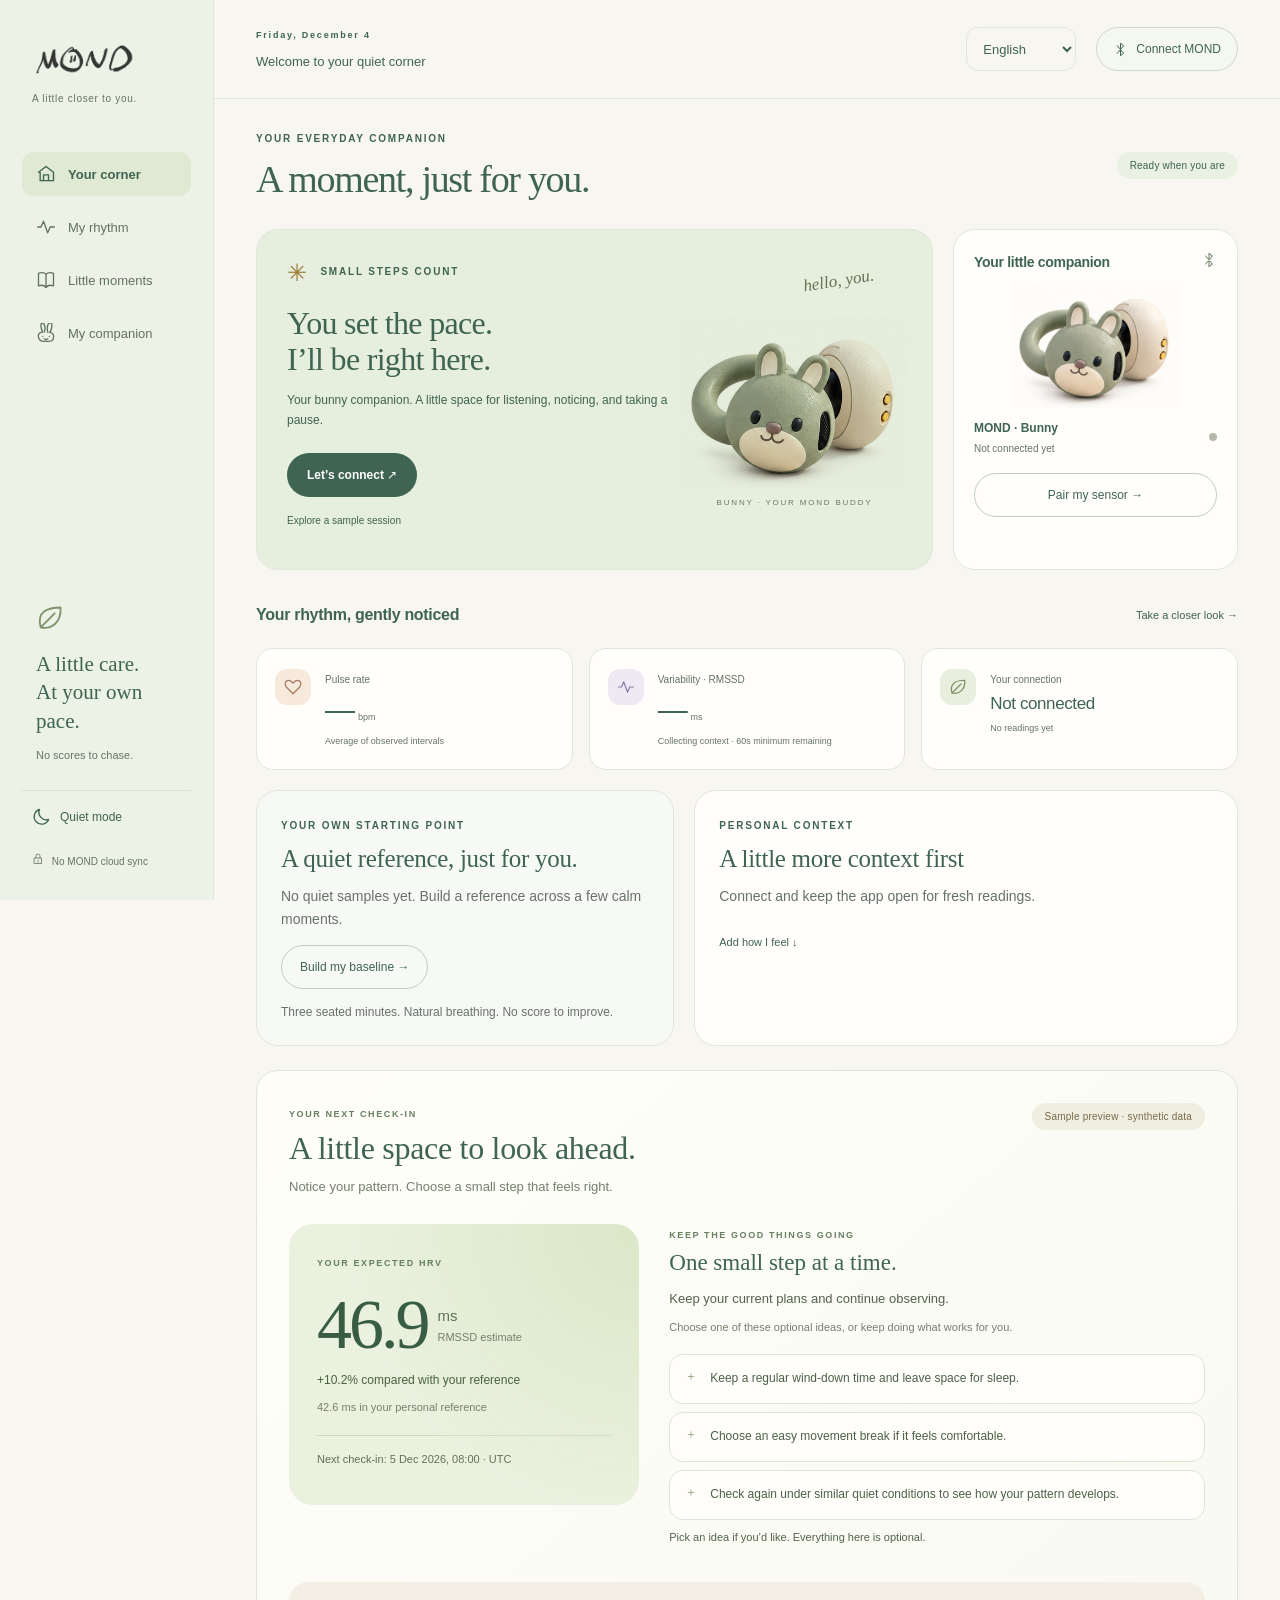
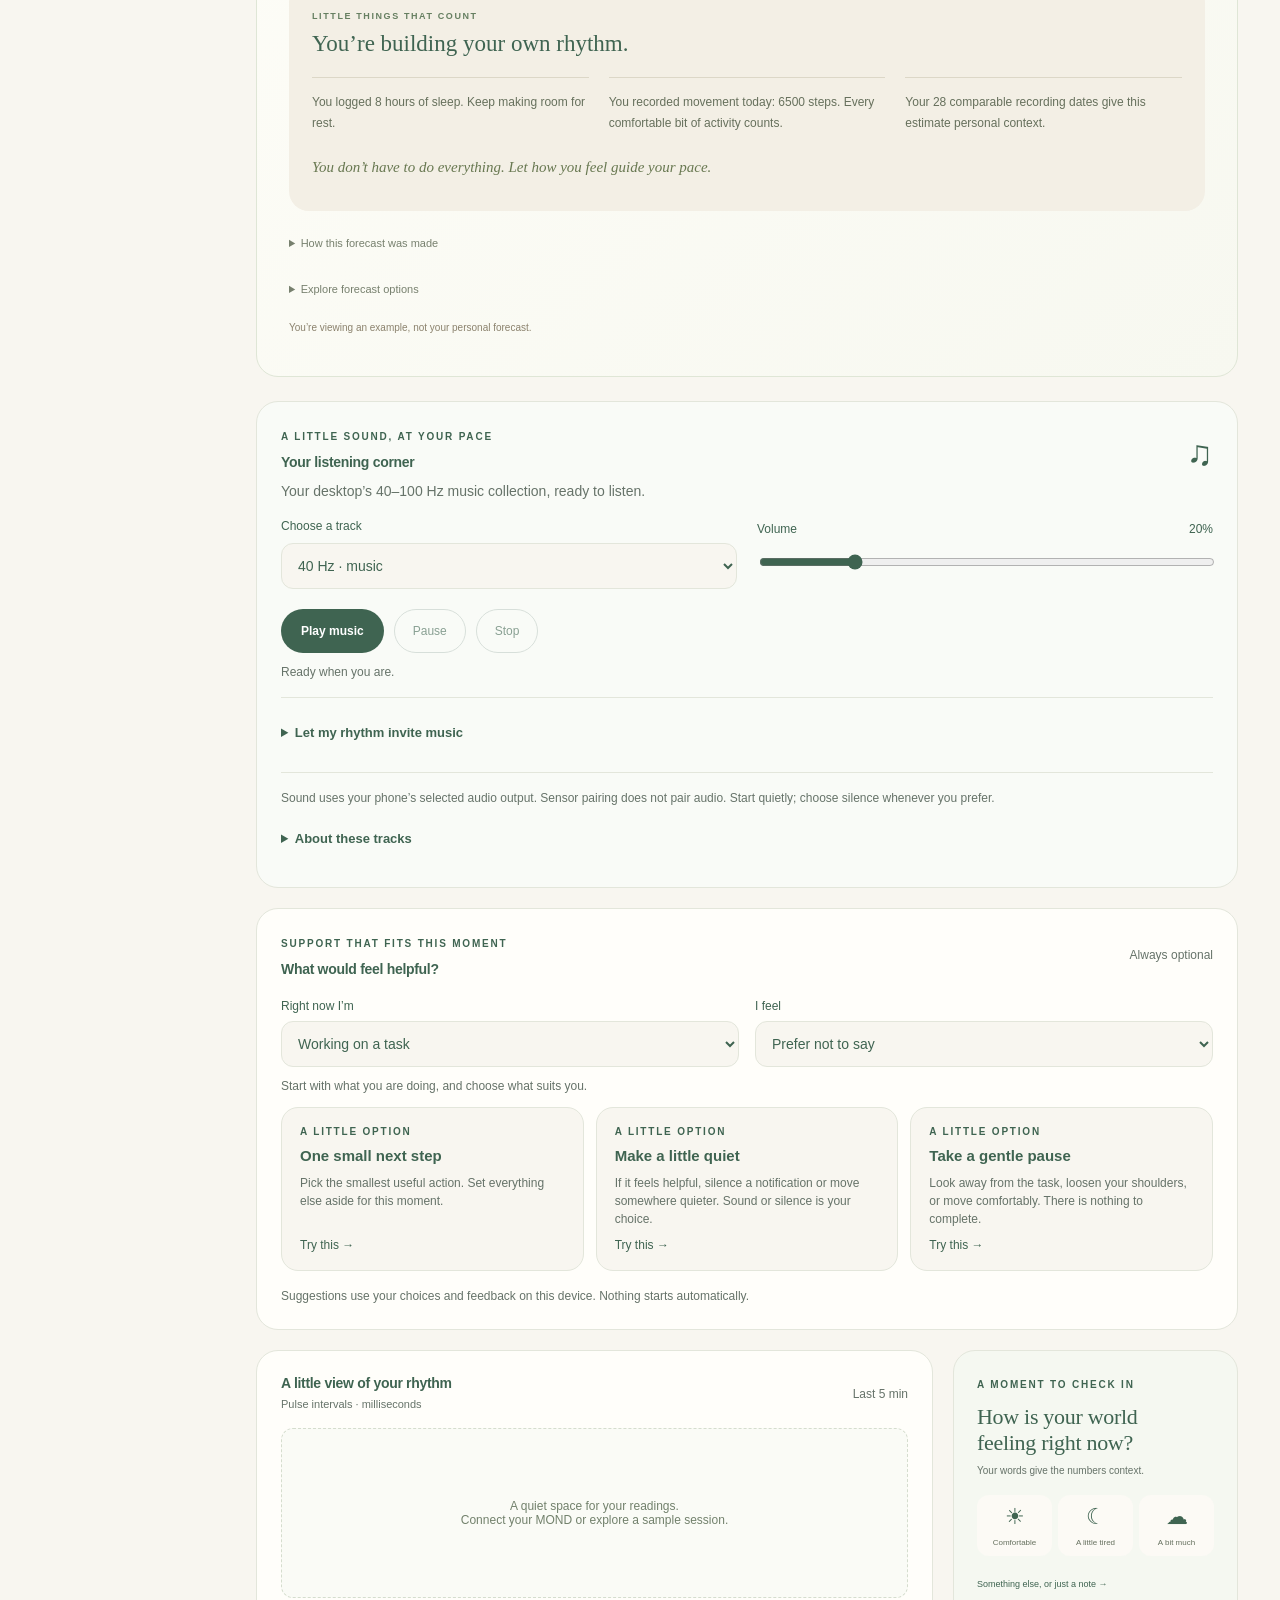
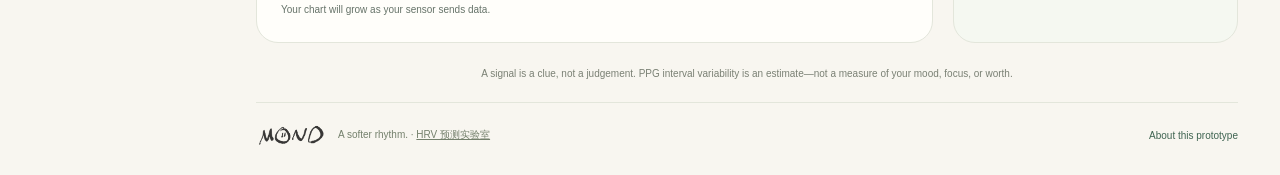
<file: index.html>
<!doctype html>
<html lang="en">
<head>
<meta charset="UTF-8"><meta name="viewport" content="width=device-width,initial-scale=1,viewport-fit=cover">
<meta name="theme-color" content="#f8f6f0"><title>MOND · Your quiet corner</title>
<link rel="manifest" href="./manifest.webmanifest"><link rel="apple-touch-icon" href="./mond-icon.png"><meta name="apple-mobile-web-app-capable" content="yes"><meta name="apple-mobile-web-app-title" content="MOND">
  <script type="module" crossorigin src="./assets/index-DglhrX26.js"></script>
  <link rel="stylesheet" crossorigin href="./assets/index-DMan32jA.css">
<link rel="stylesheet" href="./prediction-lab/user-results.css"><script defer src="./prediction-lab/engine.js"></script><script defer src="./prediction-lab/user-results.js"></script></head>
<body>
<a href="#main" class="skip">Skip to content</a>
<aside class="sidebar">
  <a class="brand" href="#home" aria-label="MOND home"><img src="./assets/mond-logo-OAe0Uk5e.png" alt="MOND"><span>A little closer to you.</span></a>
  <nav aria-label="Main navigation">
    <button data-view="home" class="active"><span data-icon="home"></span><span>Your corner</span></button>
    <button data-view="rhythm"><span data-icon="pulse"></span><span>My rhythm</span></button>
    <button data-view="journal"><span data-icon="book"></span><span>Little moments</span></button>
    <button data-view="companion"><span data-icon="bunny"></span><span>My companion</span></button>
  </nav>
  <div class="side-note"><span data-icon="leaf"></span><p>A little care.<br>At your own pace.</p><small>No scores to chase.</small></div>
  <button class="quiet subtle" id="quiet" aria-pressed="false"><span data-icon="moon"></span><span>Quiet mode</span></button>
  <p class="local"><span data-icon="lock"></span> No MOND cloud sync</p>
</aside>
<div class="app-shell">
  <header class="topbar"><a class="mobile-brand" href="#home" aria-label="MOND home"><img src="./assets/mond-logo-OAe0Uk5e.png" alt="MOND" width="112" height="51"></a><div class="header-intro"><p class="eyebrow" id="date"></p><span class="welcome">Welcome to your quiet corner</span></div><label class="language-control" translate="no"><span class="sr-only">Language / 语言 / Språk</span><select id="language" aria-label="Language / 语言 / Språk"><option value="en">English</option><option value="zh-CN">简体中文</option><option value="sv">Svenska</option></select></label><button id="connect-top" class="connect"><span data-icon="bluetooth"></span><span>Connect MOND</span></button></header>
  <main id="main" tabindex="-1">
    <div class="view-heading"><div><p class="eyebrow" id="section-kicker">YOUR EVERYDAY COMPANION</p><h1 id="page-title">A moment, just for you.</h1></div><span id="source-badge" class="pill">Ready when you are</span></div>
    <section id="home-view" class="view">
      <div class="overview-grid">
        <section class="hero card">
          <div class="hero-copy"><span class="tiny-label"><span class="sun">✳</span> SMALL STEPS COUNT</span><h2>You set the pace.<br>I’ll be right here.</h2><p>Meet Momo. A little companion for<br class="desktop-only"> listening, noticing, and taking a pause.</p><button id="hero-action" class="primary">Let’s connect <span aria-hidden="true">↗</span></button><button id="demo" class="text-button">Explore a sample session</button></div>
          <div class="pet-scene" aria-label="Momo, a friendly illustrated bunny"><span class="pet-note">hello, you.</span><svg class="pet" viewBox="0 0 260 280" role="img" aria-label="Momo the bunny"><ellipse cx="134" cy="259" rx="75" ry="12" fill="#c9d7ba"/><path d="M82 253q-22-65 13-94h71q39 31 17 94" fill="#fdfbf3" stroke="#727d69" stroke-width="3"/><ellipse cx="99" cy="74" rx="21" ry="58" transform="rotate(-12 99 74)" fill="#fdfbf3" stroke="#727d69" stroke-width="3"/><ellipse cx="155" cy="72" rx="21" ry="57" transform="rotate(12 155 72)" fill="#fdfbf3" stroke="#727d69" stroke-width="3"/><ellipse cx="99" cy="73" rx="9" ry="40" transform="rotate(-12 99 73)" fill="#e7c8bc"/><ellipse cx="155" cy="72" rx="9" ry="39" transform="rotate(12 155 72)" fill="#e7c8bc"/><path d="M66 134q0-52 63-52t63 52q10 57-63 58t-63-58" fill="#fdfbf3" stroke="#727d69" stroke-width="3"/><ellipse cx="104" cy="135" rx="4" ry="6" fill="#384939"/><ellipse cx="154" cy="135" rx="4" ry="6" fill="#384939"/><ellipse cx="87" cy="150" rx="11" ry="6" fill="#efc9b7"/><ellipse cx="171" cy="150" rx="11" ry="6" fill="#efc9b7"/><path d="M124 147q5-5 10 0l-5 5z" fill="#a67d6a"/><path d="M129 151v5m0 0q-8 9-13 0m13 0q8 9 13 0" fill="none" stroke="#7a6d5e" stroke-width="2.5" stroke-linecap="round"/><path d="M103 205q-12-22-23-9m77 6q15-19 26-3" fill="none" stroke="#727d69" stroke-width="3" stroke-linecap="round"/><path d="M118 211q-10-18 7-19 8 0 10 9 9-17 19-6 8 10-19 30z" fill="#a3b88b"/><path d="M43 233q-7-35-23-38m25 32q15-33 23-35" fill="none" stroke="#8ca17c" stroke-width="3"/><ellipse cx="25" cy="202" rx="8" ry="16" transform="rotate(-40 25 202)" fill="#abc196"/><ellipse cx="57" cy="207" rx="8" ry="15" transform="rotate(40 57 207)" fill="#abc196"/></svg><span class="pet-caption">MOMO · YOUR MOND BUDDY</span></div>
        </section>
        <section class="device-card card"><div class="card-heading"><h2>Your little companion</h2><span data-icon="bluetooth"></span></div><img src="./assets/bunny-product-C3rln806.webp" alt="Sage-green bunny MOND ear clip, cream rear pod and curved green cuff" class="device-photo"><div class="device-line"><div><strong id="device-name">MOND · Bunny</strong><small id="device-state">Not connected yet</small></div><span id="device-dot" class="status-dot"></span></div><button id="connect-card" class="outline full">Pair my sensor <span aria-hidden="true">→</span></button></section>
      </div>
      <div class="section-line"><h2>Your rhythm, gently noticed</h2><button class="text-button" data-view="rhythm">Take a closer look <span aria-hidden="true">→</span></button></div>
      <div class="metrics" id="metrics"><article class="metric"><span class="metric-icon peach" data-icon="heart"></span><div><span>Pulse rate</span><p><strong id="hr">—</strong> <small>bpm</small></p><small>Average of observed intervals</small></div></article><article class="metric"><span class="metric-icon lavender" data-icon="pulse"></span><div><span>Variability · RMSSD</span><p><strong id="rmssd">—</strong> <small>ms</small></p><small id="warmup">A quiet minute to begin</small></div></article><article class="metric"><span class="metric-icon sage" data-icon="leaf"></span><div><span>Your connection</span><p><strong class="word" id="quality">Not connected</strong></p><small id="freshness">No readings yet</small></div></article></div>
<section class="card user-forecast" id="user-prediction" aria-labelledby="user-forecast-title">
<div class="forecast-header"><div><span class="forecast-label">YOUR NEXT CHECK-IN</span><h2 id="user-forecast-title">A little space to look ahead.</h2><p class="forecast-intro">Notice your pattern. Choose a small step that feels right.</p></div><span class="pill" data-result="source">Sample forecast</span></div>
<p data-result="empty">Your forecast will appear here.</p><div data-result="content" hidden>
<div class="forecast-layout"><div class="forecast-number"><span class="forecast-label">YOUR EXPECTED HRV</span><p class="forecast-value"><strong data-result="value"></strong><span>ms <small>RMSSD estimate</small></span></p><p class="forecast-change" data-result="change"></p><small data-result="reference"></small><p class="forecast-time" data-result="time"></p></div>
<div class="forecast-care"><span class="forecast-label">KEEP THE GOOD THINGS GOING</span><h3>One small step at a time.</h3><p data-result="advice"></p><small data-result="basis"></small><ul data-result="suggestions" class="forecast-suggestions"></ul><p data-result="choice" role="status" class="forecast-choice"></p></div></div>
<div class="forecast-positive"><div><span class="forecast-label">LITTLE THINGS THAT COUNT</span><h3>You’re building your own rhythm.</h3></div><ul data-result="strengths"></ul><p data-result="encouragement"></p></div>
<details class="forecast-details"><summary>How this forecast was made</summary><p data-result="quality"></p><p data-result="history"></p><p data-result="context"></p><p data-result="uncertainty"></p><small data-result="cycle"></small><small data-result="updated"></small></details>
</div><details class="forecast-details forecast-tools"><summary>Explore forecast options</summary><div class="forecast-actions"><button class="outline" data-action="sample">Show sample forecast</button><button class="outline" data-action="saved">Use my saved prediction</button><a href="./prediction-lab.html">Open prediction lab →</a></div></details><p data-result="message" role="status"></p></section>
      <div class="lower-grid"><section class="card chart-card" id="chart-home"><div class="card-heading"><div><h2>A little view of your rhythm</h2><p class="small">Pulse intervals · milliseconds</p></div><span class="small">Last 5 min</span></div><div class="chart-slot" id="chart1"></div><p class="chart-caption" id="chart-note">Your chart will grow as your sensor sends data.</p></section><section class="card checkin-card"><span class="tiny-label">A MOMENT TO CHECK IN</span><h2>How is your world<br>feeling right now?</h2><p>Your words give the numbers context.</p><div class="feelings" role="group" aria-label="How you feel"><button data-feeling="Comfortable">☀<span>Comfortable</span></button><button data-feeling="A little tired">☾<span>A little tired</span></button><button data-feeling="A bit much">☁<span>A bit much</span></button></div><button id="checkin" class="text-button">Something else, or just a note <span aria-hidden="true">→</span></button></section></div>
      <p class="science-note">A signal is a clue, not a judgement. PPG interval variability is an estimate—not a measure of your mood, focus, or worth.</p>
    </section>
    <section id="rhythm-view" class="view" hidden><div class="card rhythm-main"><div class="card-heading"><div><h2>Your session, at your pace</h2><p id="session-basis" class="small">No active session</p></div><div class="segmented" role="group" aria-label="Chart measurement"><button data-chart="interval" class="selected">Intervals</button><button data-chart="pulse">Pulse rate</button></div></div><div class="chart-slot tall" id="chart2"></div><div class="detail-metrics"><div><small>Recording time</small><strong id="duration">00:00</strong></div><div><small>Observed events</small><strong id="event-count">0</strong></div><div><small>Altered or removed</small><strong id="altered">0</strong></div><div><small>SDNN estimate</small><strong id="sdnn">—</strong></div></div><div class="session-actions"><button class="primary" id="save-session">Save a moment</button><button class="outline" id="stop">End session</button><button class="text-button" id="export-live">Export intervals ↓</button></div></div><details class="card explain"><summary>What am I looking at?</summary><p>These are pulse intervals received from your MOND, not an ECG waveform. RMSSD describes differences between adjacent retained observations. The current firmware repeats cached values and can omit intervals, so these are observed-event estimates.</p><p>A full quiet minute is needed before variability appears. Missing values stay as gaps. “Recent data” describes freshness, not verified skin contact. The app cannot read your feelings from these numbers.</p><p>Data is processed on your device. This first version records only while the app is in the foreground. Battery level is not supplied by this firmware.</p></details></section>
    <section id="journal-view" class="view" hidden><div class="journal-intro"><p>Small observations. A little more understanding.<br>Save what you noticed, without needing to explain everything.</p><button id="journal-add" class="primary">+ Save this moment</button></div><div id="sessions" class="session-list"></div></section>
    <section id="companion-view" class="view" hidden><div class="companion-detail card"><img src="./assets/bunny-product-C3rln806.webp" alt="MOND bunny sensor"><div><span class="tiny-label">YOUR EAR-SIDE COMPANION</span><h2>Small ears.<br>A little room for you.</h2><p>Momo is here to keep you company. Connect your MOND, choose when to check in, and explore your own patterns.</p><button id="companion-connect" class="primary">Connect my MOND</button> <button id="quiet-mobile" class="outline" aria-pressed="false">Quiet display</button><p class="small">Turn on the sensor and keep it nearby. Choose your HeartRateMonitor device when the Bluetooth picker opens.</p></div></div><div class="card permission-note"><span data-icon="lock"></span><div><h2>Your moments belong to you.</h2><p>Sessions are saved only when you choose. No MOND account or cloud sync. You control export and deletion. This prototype stores data in the app’s local storage; it does not add encryption beyond your device protections. Your operating system’s backup settings may apply.</p></div></div></section>
  </main>
  <footer><a class="footer-brand" href="#home" aria-label="MOND home"><img src="./assets/mond-logo-OAe0Uk5e.png" alt="MOND" width="70" height="32"></a><span>A softer rhythm. · <a href="./prediction-lab.html">HRV 预测实验室</a></span><button id="about" class="text-button">About this prototype</button></footer>
</div>
<dialog id="connect-dialog" aria-label="Connect your MOND"><form method="dialog"><button class="close" aria-label="Close">×</button></form><span class="dialog-icon" data-icon="bluetooth"></span><h2>Let’s find your MOND.</h2><p>Turn your sensor on and keep it close.<br>You choose when the connection starts.</p><button class="primary full" id="scan">Find my sensor</button><div id="device-list" aria-live="polite"></div><button class="outline full" id="follow" hidden>Follow my desktop recording</button><button class="text-button full" id="dialog-demo">Just explore a sample session</button><p class="small" id="platform-note">Bluetooth is requested only when you tap Find my sensor.</p><p id="connect-error" class="error" role="alert"></p></dialog>
<dialog id="note-dialog" aria-label="Save a moment"><form method="dialog"><button class="close" aria-label="Close">×</button></form><span class="tiny-label">A LITTLE MOMENT</span><h2>What would you like to remember?</h2><p id="feeling-summary">A note is optional. Your session is enough.</p><label for="note">Your note</label><textarea id="note" maxlength="1000" placeholder="A quieter space helped. Or maybe I just needed a pause…" rows="4"></textarea><button id="save-note" class="primary full">Save on this device</button><p class="small">This saves the last five minutes of readings and your note.</p><p id="note-error" class="error" role="alert"></p></dialog>
<dialog id="about-dialog" aria-label="About MOND"><form method="dialog"><button class="close" aria-label="Close">×</button></form><h2>A companion, still growing.</h2><p>MOND is a wearable concept for audio and optical pulse sensing. This app connects to the repository’s current HeartRateMonitor firmware and visualizes its interval estimates.</p><p>Physical fit, sensor accuracy, and iPhone/Android Bluetooth behavior still need real-device validation. The supplied desktop music tracks play through your phone’s audio output. AI chat is not implemented.</p><p>Demo sessions use generated sample data and are always labeled. Nothing here diagnoses a condition or assigns a stress or focus score.</p></dialog>
<dialog id="session-dialog" aria-label="Saved session"><form method="dialog"><button class="close" aria-label="Close">×</button></form><span id="saved-source" class="pill"></span><h2 id="saved-title">Your little moment</h2><p id="saved-context"></p><div id="chart-saved" class="chart-slot tall"></div><p id="saved-values" class="small"></p><p id="saved-note"></p><p class="small">A saved five-minute window. Your words give these observations context.</p></dialog>
<div id="toast" class="toast" role="status" aria-live="polite"></div>
</body></html>
</file>
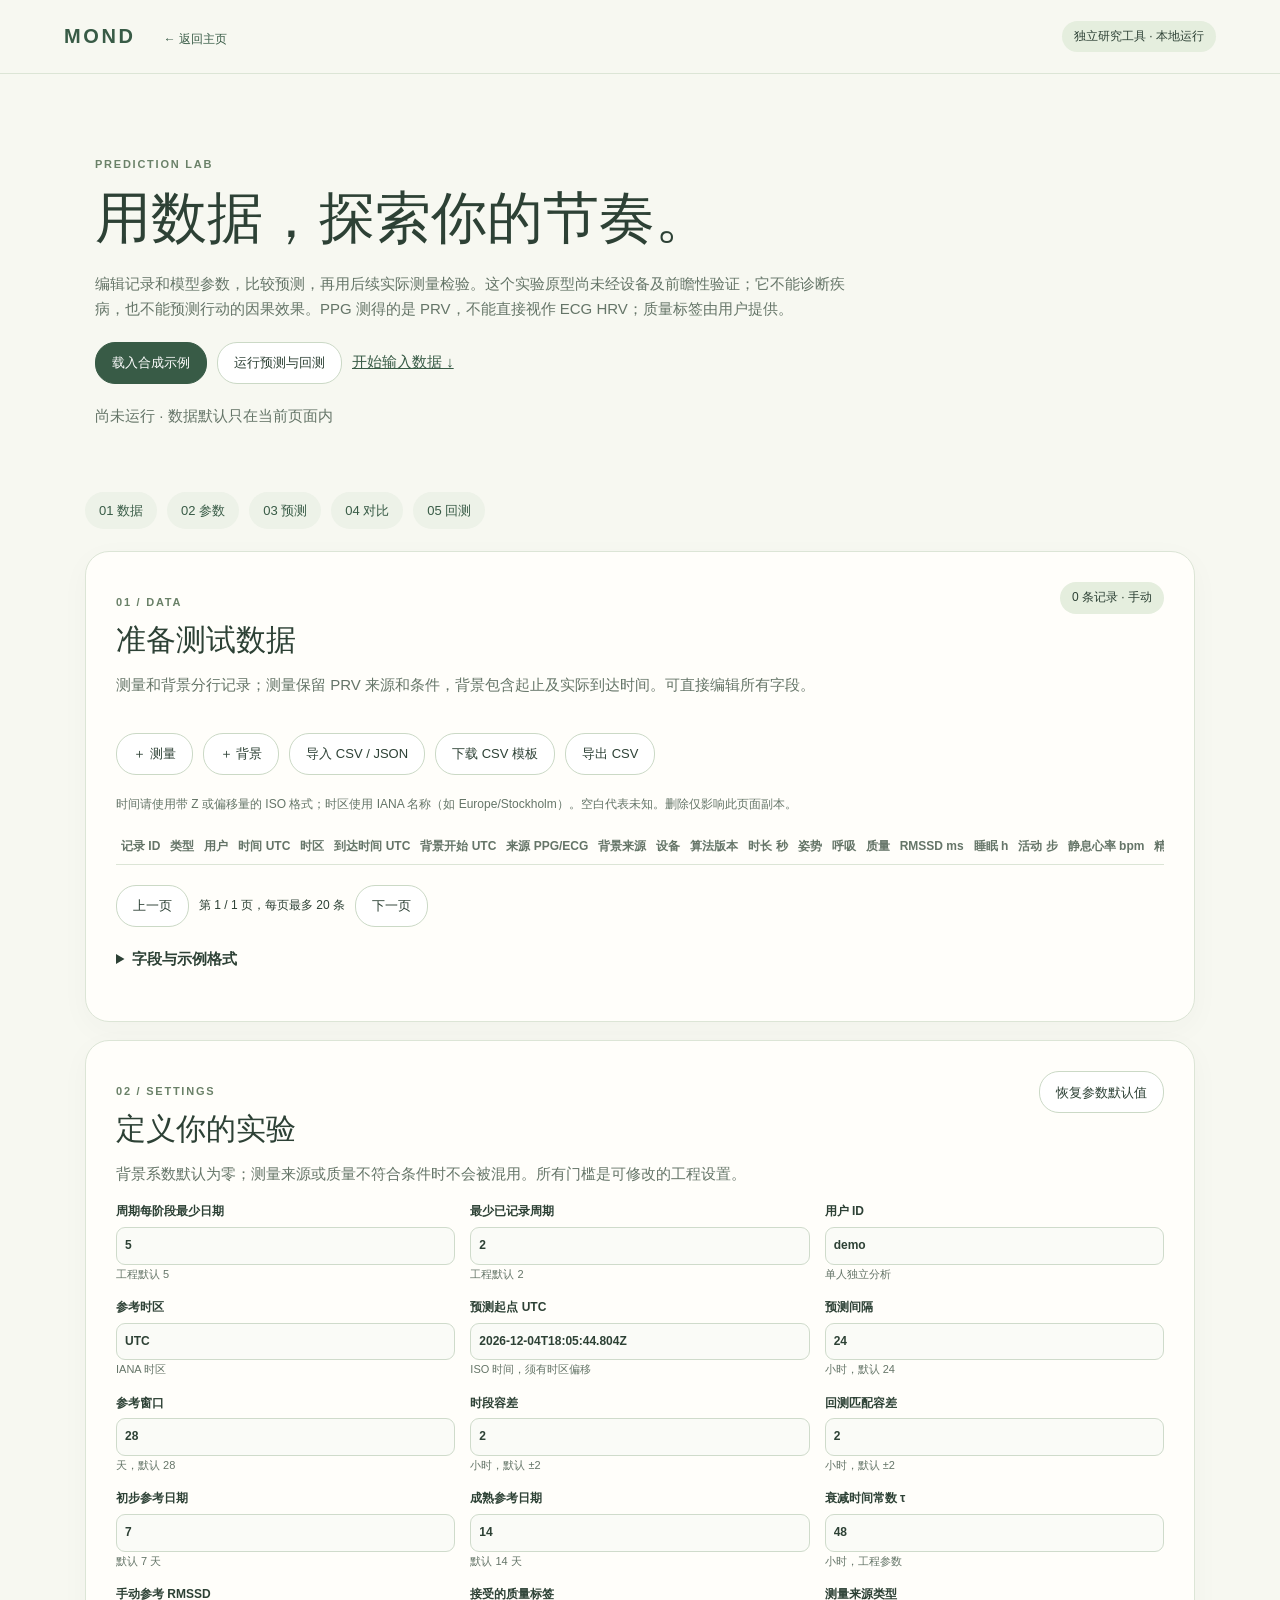
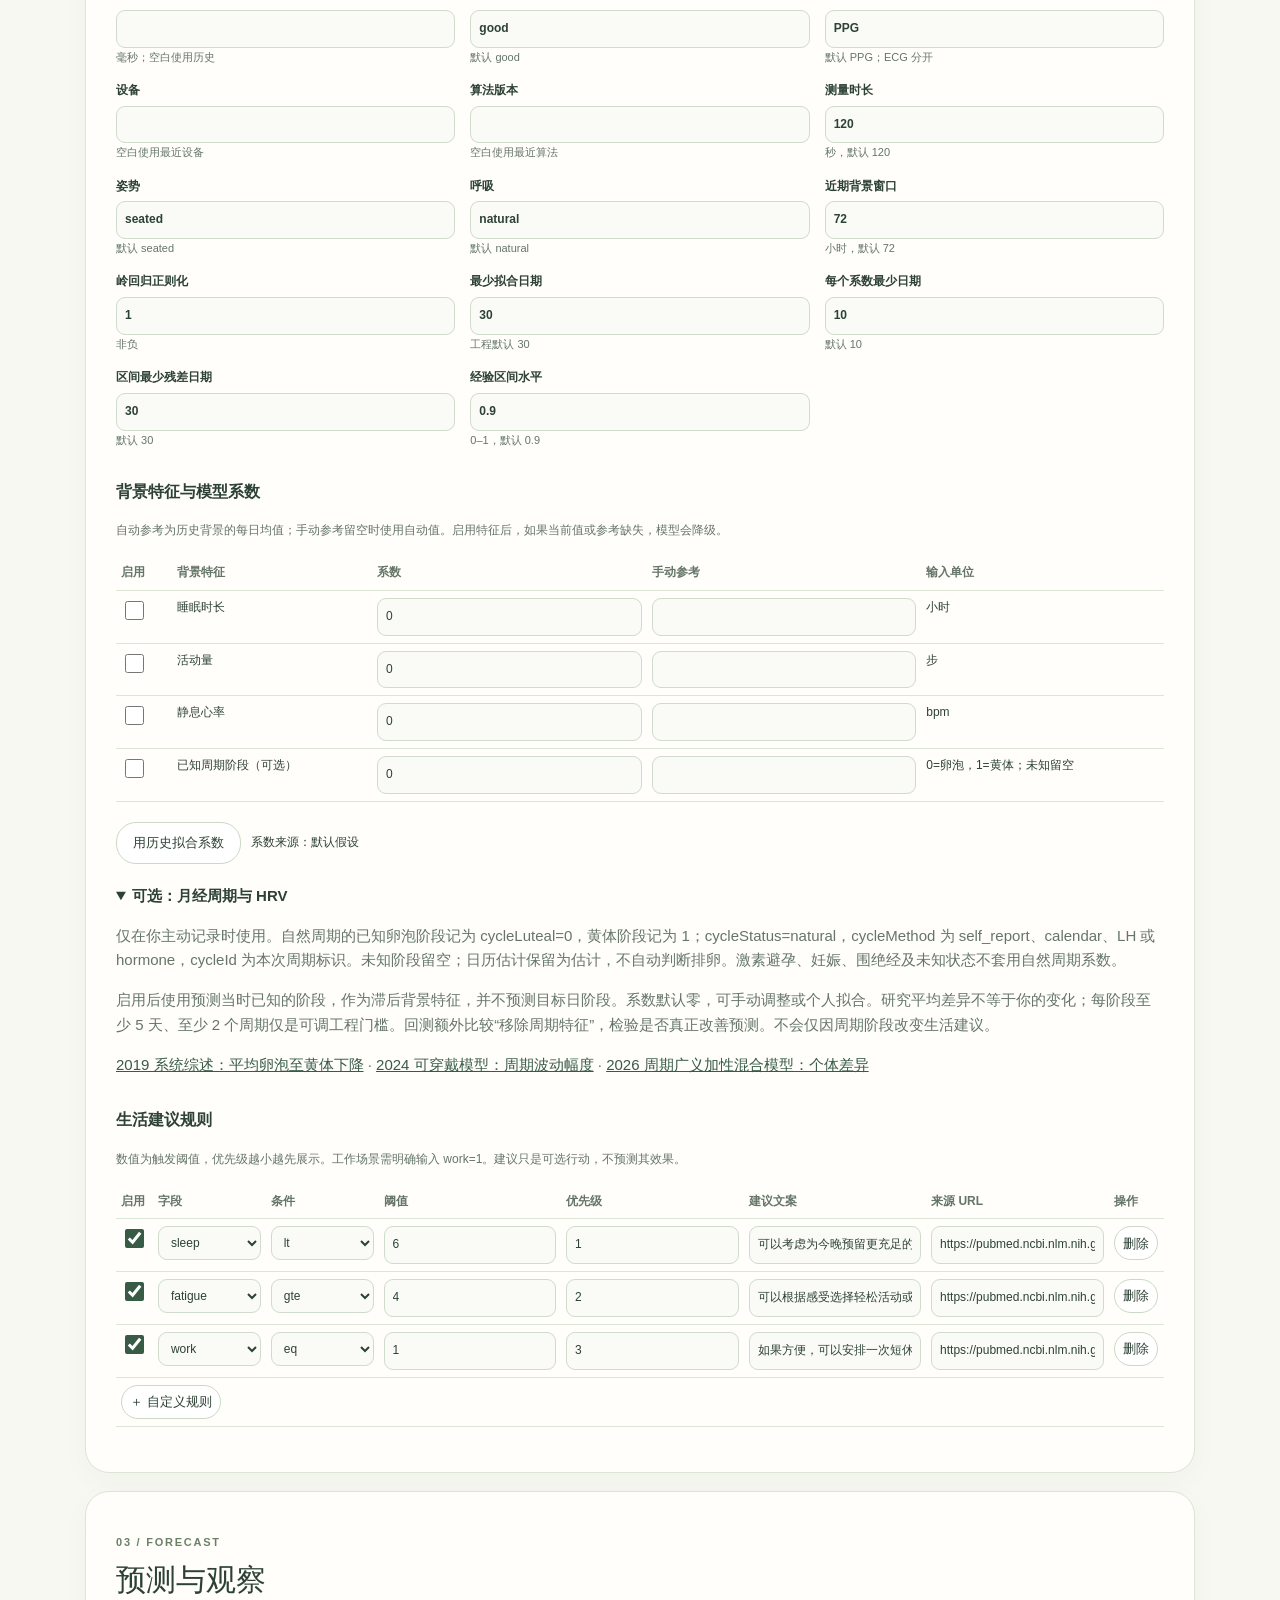
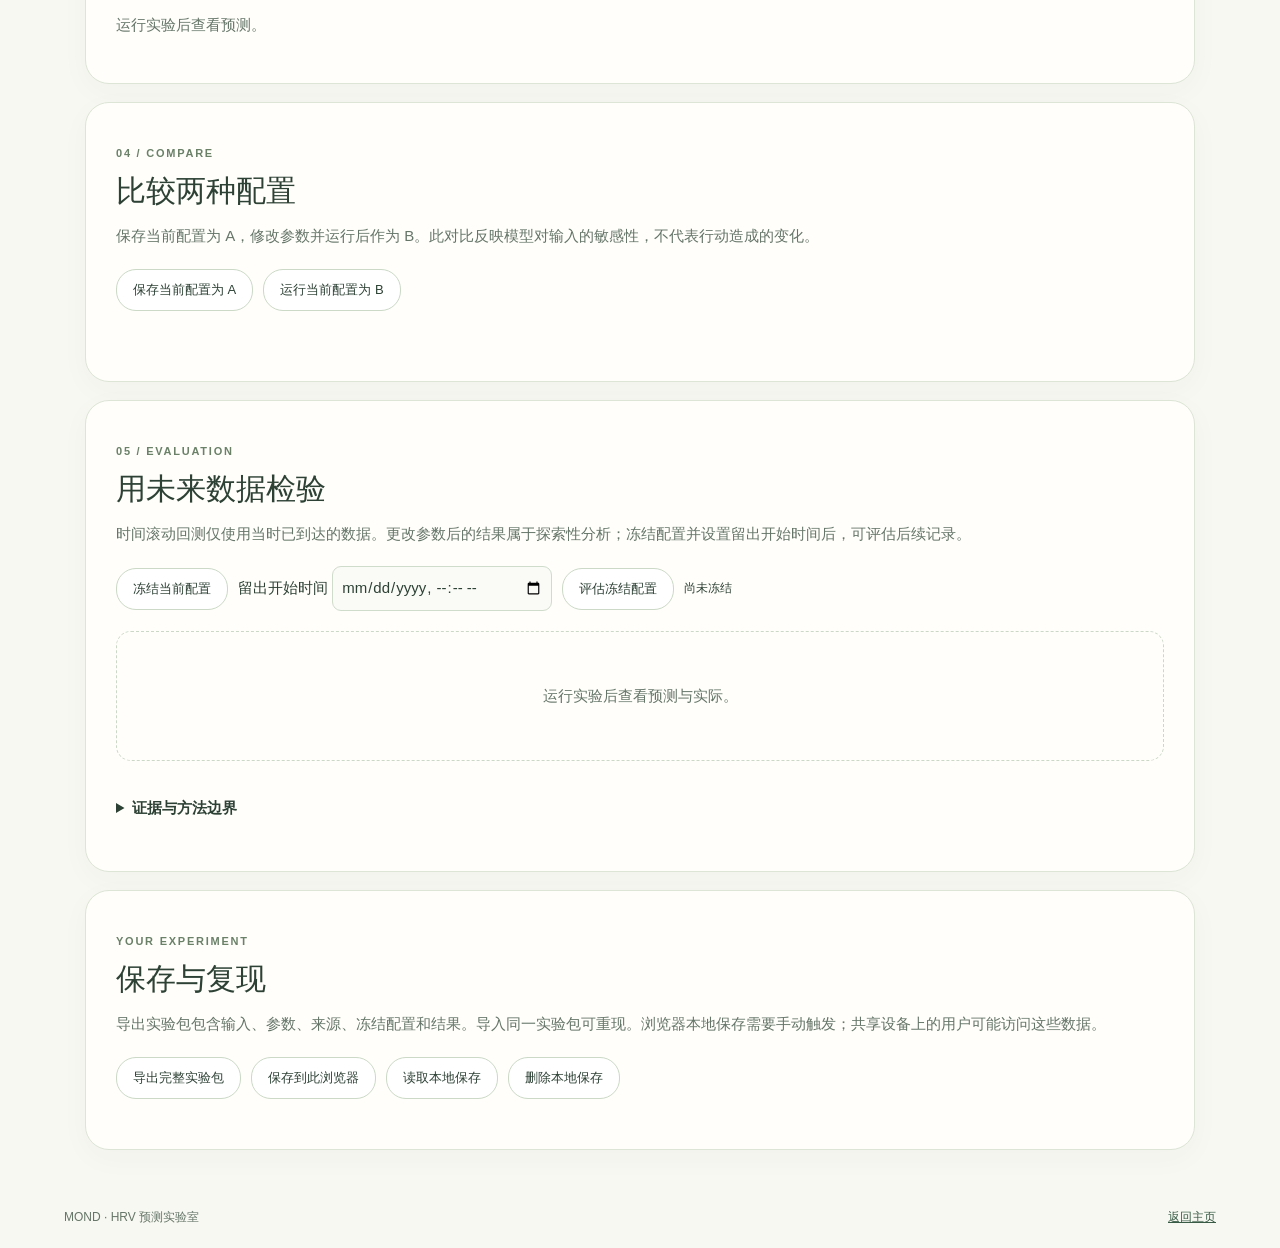
<file: prediction-lab.html>
<!DOCTYPE html>
<html lang="zh-CN">
  <head>
    <meta charset="utf-8" />
    <meta name="viewport" content="width=device-width,initial-scale=1" />
    <meta name="theme-color" content="#f7f8f1" />
    <title>MOND · HRV 预测实验室</title>
    <link rel="stylesheet" href="./prediction-lab/lab.css" />
    <script defer src="./prediction-lab/engine.js"></script>
    <script defer src="./prediction-lab/lab.js"></script>
  </head>
  <body>
    <header>
      <a href="./index.html" class="brand">MOND <span>← 返回主页</span></a
      ><span class="tag">独立研究工具 · 本地运行</span>
    </header>
    <main>
      <section class="intro">
        <p class="eyebrow">PREDICTION LAB</p>
        <h1>用数据，探索你的节奏。</h1>
        <p>
          编辑记录和模型参数，比较预测，再用后续实际测量检验。这个实验原型尚未经设备及前瞻性验证；它不能诊断疾病，也不能预测行动的因果效果。PPG
          测得的是 PRV，不能直接视作 ECG HRV；质量标签由用户提供。
        </p>
        <div class="actions">
          <button id="demo" class="primary">载入合成示例</button
          ><button id="run">运行预测与回测</button
          ><a href="#data">开始输入数据 ↓</a>
        </div>
        <p id="status" role="status" aria-live="polite">
          尚未运行 · 数据默认只在当前页面内
        </p>
      </section>
      <nav class="tabs" aria-label="页面导航">
        <a href="#data">01 数据</a><a href="#settings">02 参数</a
        ><a href="#prediction">03 预测</a><a href="#compare">04 对比</a
        ><a href="#evaluation">05 回测</a>
      </nav>
      <section class="card" id="data">
        <div class="heading">
          <div>
            <p class="eyebrow">01 / DATA</p>
            <h2>准备测试数据</h2>
            <p>
              测量和背景分行记录；测量保留 PRV
              来源和条件，背景包含起止及实际到达时间。可直接编辑所有字段。
            </p>
          </div>
          <span id="data-count" class="badge">0 条记录</span>
        </div>
        <div class="actions">
          <button id="add-measurement">＋ 测量</button
          ><button id="add-context">＋ 背景</button
          ><label class="button" for="import">导入 CSV / JSON</label
          ><input
            id="import"
            type="file"
            accept=".csv,.json,application/json,text/csv"
            hidden
          /><button id="template">下载 CSV 模板</button
          ><button id="export-csv">导出 CSV</button>
        </div>
        <p class="hint">
          时间请使用带 Z 或偏移量的 ISO 格式；时区使用 IANA 名称（如
          Europe/Stockholm）。空白代表未知。删除仅影响此页面副本。
        </p>
        <div class="table-wrap"><table id="data-table"></table></div>
        <div id="table-nav" class="actions" aria-label="数据分页"></div>
        <details>
          <summary>字段与示例格式</summary>
          <p>
            type 为 measurement 或 context。modality 标识 PPG 或 ECG；source
            标识背景来源。time 为测量时间或背景结束时间；start
            为背景开始时间；arrival 为可用时间。sleep 单位小时，activity
            单位步数，rhr 单位 bpm，energy、fatigue 为 1–5，work：1 是工作、0
            不是；diet：用户明确记录的饮食背景，1 有、0
            无。设备与算法必须准确标识，quality 默认 good。
          </p>
        </details>
        <div id="data-errors" class="error" role="alert"></div>
      </section>
      <section class="card" id="settings">
        <div class="heading">
          <div>
            <p class="eyebrow">02 / SETTINGS</p>
            <h2>定义你的实验</h2>
            <p>
              背景系数默认为零；测量来源或质量不符合条件时不会被混用。所有门槛是可修改的工程设置。
            </p>
          </div>
          <button id="reset">恢复参数默认值</button>
        </div>
        <div id="config-fields" class="form-grid"></div>
        <h3>背景特征与模型系数</h3>
        <p class="hint">
          自动参考为历史背景的每日均值；手动参考留空时使用自动值。启用特征后，如果当前值或参考缺失，模型会降级。
        </p>
        <div class="table-wrap"><table id="features"></table></div>
        <div class="actions">
          <button id="fit">用历史拟合系数</button
          ><span id="fit-status" class="hint">系数来源：默认假设</span>
        </div>
        <details open>
          <summary>可选：月经周期与 HRV</summary>
          <p>
            仅在你主动记录时使用。自然周期的已知卵泡阶段记为
            cycleLuteal=0，黄体阶段记为 1；cycleStatus=natural，cycleMethod 为
            self_report、calendar、LH 或 hormone，cycleId
            为本次周期标识。未知阶段留空；日历估计保留为估计，不自动判断排卵。激素避孕、妊娠、围绝经及未知状态不套用自然周期系数。
          </p>
          <p>
            启用后使用预测当时已知的阶段，作为滞后背景特征，并不预测目标日阶段。系数默认零，可手动调整或个人拟合。研究平均差异不等于你的变化；每阶段至少
            5 天、至少 2
            个周期仅是可调工程门槛。回测额外比较“移除周期特征”，检验是否真正改善预测。不会仅因周期阶段改变生活建议。
          </p>
          <p>
            <a href="https://pmc.ncbi.nlm.nih.gov/articles/PMC6912442/"
              >2019 系统综述：平均卵泡至黄体下降</a
            >
            ·
            <a href="https://pmc.ncbi.nlm.nih.gov/articles/PMC11666598/"
              >2024 可穿戴模型：周期波动幅度</a
            >
            ·
            <a href="https://pubmed.ncbi.nlm.nih.gov/42012497/"
              >2026 周期广义加性混合模型：个体差异</a
            >
          </p>
        </details>
        <h3>生活建议规则</h3>
        <p class="hint">
          数值为触发阈值，优先级越小越先展示。工作场景需明确输入
          work=1。建议只是可选行动，不预测其效果。
        </p>
        <div class="table-wrap"><table id="rules"></table></div>
      </section>
      <section class="card" id="prediction">
        <p class="eyebrow">03 / FORECAST</p>
        <h2>预测与观察</h2>
        <p id="forecast-empty">运行实验后查看预测。</p>
        <div id="forecast" hidden>
          <div id="forecast-cards" class="metrics"></div>
          <p id="forecast-info"></p>
          <div id="contributions"></div>
          <div class="notice">
            <strong>此刻可以尝试</strong>
            <p id="advice"></p>
            <p id="advice-evidence" class="hint"></p>
          </div>
        </div>
      </section>
      <section class="card" id="compare">
        <p class="eyebrow">04 / COMPARE</p>
        <h2>比较两种配置</h2>
        <p>
          保存当前配置为 A，修改参数并运行后作为
          B。此对比反映模型对输入的敏感性，不代表行动造成的变化。
        </p>
        <div class="actions">
          <button id="save-a">保存当前配置为 A</button
          ><button id="compare-b">运行当前配置为 B</button>
        </div>
        <div id="compare-result" class="metrics"></div>
      </section>
      <section class="card" id="evaluation">
        <p class="eyebrow">05 / EVALUATION</p>
        <h2>用未来数据检验</h2>
        <p>
          时间滚动回测仅使用当时已到达的数据。更改参数后的结果属于探索性分析；冻结配置并设置留出开始时间后，可评估后续记录。
        </p>
        <div class="actions">
          <button id="freeze">冻结当前配置</button
          ><label
            >留出开始时间 <input id="holdout" type="datetime-local" /></label
          ><button id="holdout-run">评估冻结配置</button
          ><span id="freeze-status" class="hint">尚未冻结</span>
        </div>
        <div id="chart" class="chart-empty">运行实验后查看预测与实际。</div>
        <div id="metrics" class="table-wrap"></div>
        <p id="evaluation-info" class="hint"></p>
        <details>
          <summary>证据与方法边界</summary>
          <p>
            页面实现连续时间衰减自回归实验模型，而非已验证的分层世界模型；默认系数不是文献效应量。预测区间来自此前的样本外残差，不保证覆盖率。主动测量与测量误差可能影响结果；合成数据不能证明有效性。
          </p>
          <p>
            <a href="https://github.com/im-ethz/flirt">FLIRT 特征提取</a> ·
            <a href="https://github.com/nijianmo/fit-rec">FitRec 运动心率</a> ·
            <a
              href="https://github.com/StatisticalReinforcementLearningLab/HeartstepsV1Code"
              >HeartSteps 行动试验</a
            >
            · <a href="https://arxiv.org/abs/2608.15309">生理世界模型框架</a> ·
            <a href="https://pubmed.ncbi.nlm.nih.gov/42833133/">个体睡眠研究</a>
          </p>
        </details>
      </section>
      <section class="card">
        <p class="eyebrow">YOUR EXPERIMENT</p>
        <h2>保存与复现</h2>
        <p>
          导出实验包包含输入、参数、来源、冻结配置和结果。导入同一实验包可重现。浏览器本地保存需要手动触发；共享设备上的用户可能访问这些数据。
        </p>
        <div class="actions">
          <button id="export">导出完整实验包</button
          ><button id="save-local">保存到此浏览器</button
          ><button id="load-local">读取本地保存</button
          ><button id="clear-local">删除本地保存</button>
        </div>
      </section>
    </main>
    <footer>MOND · HRV 预测实验室 <a href="./index.html">返回主页</a></footer>
  </body>
</html>
</file>
<file: assets/index-DMan32jA.css>
:root{--bg:#f8f6f0;--paper:#fffefa;--ink:#2d433c;--muted:#667369;--sage:#dfe9d3;--green:#3f6451;--line:#e3e6db;--blue:#405772;--serif:Georgia,"Times New Roman",serif;font-family:ui-rounded,SF Pro Rounded,-apple-system,BlinkMacSystemFont,Segoe UI,sans-serif;color:var(--ink);background:var(--bg);font-synthesis:none}*{box-sizing:border-box}body{margin:0}button,a,input,textarea{touch-action:manipulation}button{font:inherit;cursor:pointer;color:inherit;border:0;background:none;min-height:44px;transition:background .15s}button:disabled{cursor:wait;opacity:.6}button:focus-visible,a:focus-visible,summary:focus-visible,textarea:focus-visible{outline:3px solid #7b6eaa;outline-offset:4px}button:hover{filter:brightness(.97)}button svg,.icon{width:20px;height:20px;display:inline-block;vertical-align:middle;flex:none}button:has(svg){display:inline-flex;align-items:center;justify-content:center;gap:8px}a{color:inherit}h1,h2,p{margin-top:0}h1{font-family:var(--serif);font-size:38px;letter-spacing:-1.3px;font-weight:400;margin-bottom:0}h2{font-size:17px;letter-spacing:-.3px;font-weight:600;margin-bottom:10px}p{font-size:14px;line-height:1.65;color:var(--muted)}small,.small{font-size:12px;color:var(--muted);line-height:1.5}.eyebrow,.tiny-label{font-size:10px;letter-spacing:1.8px;font-weight:650;color:#536a59}.eyebrow{margin:0 0 9px}.sidebar{position:fixed;inset:0 auto 0 0;width:214px;background:#eef1e6;padding:35px 22px 20px;display:flex;flex-direction:column;border-right:1px solid var(--line);z-index:4}.brand{display:block;text-decoration:none;margin:0 10px 48px}.brand img{width:134px;height:62px;object-fit:contain}.brand span{display:block;font-size:10px;letter-spacing:.7px;color:var(--muted);margin-top:6px}nav{display:grid;gap:9px}nav button{display:flex!important;justify-content:flex-start!important;gap:12px!important;width:100%;padding:12px 14px;font-size:13px;border-radius:12px;color:#617263}nav button.active{background:#dbe5d1;color:#304c3a;font-weight:650}nav button:hover{background:#e0e7d7}.side-note{margin-top:auto;padding:30px 14px 26px;border-bottom:1px solid #dbe1d3}.side-note>span svg{width:28px;height:28px;color:#80956e}.side-note p{font-family:var(--serif);font-size:21px;line-height:1.35;color:var(--ink);margin:14px 0 10px}.side-note small{font-size:11px}.quiet{justify-content:flex-start!important;padding:16px 10px;font-size:12px}.quiet[aria-pressed=true]{color:#4b4273}.local{font-size:10px;margin:10px}.local svg{width:12px;height:12px;margin-right:5px}.app-shell{margin-left:214px;max-width:1600px}.topbar{height:99px;padding:22px 42px;display:flex;align-items:center;justify-content:space-between;border-bottom:1px solid var(--line)}.topbar .eyebrow{font-size:9px}.welcome{font-size:13px}.connect{padding:10px 16px;border:1px solid #ced8c7;border-radius:30px;font-size:12px;background:#f2f5eb}.connect svg{width:15px;height:15px}main{padding:32px 42px 20px;outline:none}.view-heading{display:flex;justify-content:space-between;align-items:center;margin-bottom:28px;gap:10px}.pill{padding:8px 13px;border-radius:20px;background:#eaf0e2;font-size:10px;white-space:nowrap;letter-spacing:.2px}.pill.demo{background:#eee8f3;color:#665078}.pill.error{background:#fae5d9;color:#8d4e2a}.card{border:1px solid var(--line);border-radius:22px;background:var(--paper);padding:24px}.overview-grid{display:grid;grid-template-columns:minmax(0,1fr) 285px;gap:20px}.hero{background:#e8eddd;display:flex;align-items:center;justify-content:space-between;overflow:hidden;position:relative;min-height:318px;padding:29px 30px;border-color:#e0e5d5}.hero-copy{position:relative;z-index:1;flex:1;min-width:245px}.sun{font-size:24px;vertical-align:middle;color:#9a7b36;margin-right:7px}.hero h2{font-family:var(--serif);font-weight:400;font-size:32px;line-height:1.14;letter-spacing:-.7px;margin:18px 0 14px}.hero p{font-size:12px;margin-bottom:22px;color:#65735c}.primary{background:var(--green);color:#fff;border-radius:24px;padding:12px 20px;font-size:12px;font-weight:550;display:inline-flex;gap:22px;align-items:center;justify-content:center}.text-button{color:#526d5b;font-size:11px;text-decoration:none;min-height:40px;padding:8px 0}.hero .text-button{display:block;font-size:10px;margin-top:3px}.pet-scene{width:215px;position:relative;flex:none;align-self:stretch;display:flex;flex-direction:column;justify-content:center;align-items:center}.pet{width:215px;height:230px;margin-top:25px}.pet-note{font-family:var(--serif);font-style:italic;font-size:17px;transform:rotate(-9deg);position:absolute;top:12px;right:28px;color:#617454}.pet-caption{font-size:8px;letter-spacing:1.8px;color:#6b7a5d;margin-top:9px}.card-heading{display:flex;align-items:center;justify-content:space-between;gap:10px}.card-heading h2{font-size:14px;margin:0}.card-heading p{margin:5px 0 0;font-size:11px}.device-card{padding:22px 20px}.device-card .card-heading svg{width:16px;height:16px;color:#7d8c76}.device-photo{display:block;width:170px;height:137px;object-fit:contain;margin:10px auto 5px;mix-blend-mode:multiply}.device-line{display:flex;align-items:center;justify-content:space-between;gap:5px;margin:10px 0 17px}.device-line strong{font-size:12px}.device-line small{display:block;font-size:10px;margin-top:5px}.status-dot{width:8px;height:8px;border-radius:50%;background:#b4b8ab;flex:none}.status-dot.on{background:#5c875d}.outline{border:1px solid #d5ddcb;border-radius:24px;padding:10px 18px;font-size:12px}.full{width:100%}.section-line{display:flex;align-items:center;justify-content:space-between;margin:25px 0 13px}.section-line h2{font-size:16px;margin:0}.metrics{display:grid;grid-template-columns:repeat(3,1fr);gap:16px}.metric{background:var(--paper);border:1px solid var(--line);border-radius:17px;display:flex;align-items:flex-start;gap:14px;padding:20px 18px}.metric-icon{height:36px;width:36px;display:grid;place-items:center;border-radius:12px;flex:none}.metric-icon svg{height:18px;width:18px}.peach{background:#f7e9dc;color:#a5785d}.lavender{background:#eee9f3;color:#8e7da4}.sage{background:#e9efdf;color:#799165}.metric span:not(.metric-icon){font-size:10px;color:#657264}.metric p{margin:8px 0 5px;line-height:1;color:var(--ink)}.metric strong{font-weight:500;font-size:30px;letter-spacing:-1px;font-variant-numeric:tabular-nums}.metric strong.word{font-size:17px;letter-spacing:-.4px}.metric small{font-size:9px}.lower-grid{display:grid;grid-template-columns:minmax(0,1fr) 285px;gap:20px;margin-top:20px}.chart-card{padding:24px}.chart-slot{width:100%;height:170px;margin:15px 0 0;position:relative}.chart-slot svg{width:100%;height:100%;display:block;overflow:visible}.chart-empty{height:100%;display:flex;align-items:center;justify-content:center;border:1px dashed #d5ddce;border-radius:12px;font-size:12px;color:#72816c;background:#fafbf6;text-align:center;padding:20px}.chart-caption{font-size:10px;margin:4px 0 0}.checkin-card{background:#f3eee5;padding:23px}.checkin-card h2{font-family:var(--serif);font-size:22px;font-weight:400;line-height:1.15;margin:12px 0 8px}.checkin-card p{font-size:10px}.feelings{display:flex;gap:6px;margin-top:16px}.feelings button{font-size:22px;flex:1;border-radius:12px;background:#fcfaf5;padding:8px 3px;line-height:1.3;min-width:0}.feelings button span{display:block;font-size:8px;white-space:nowrap;margin-top:6px;color:#66715f}.feelings button.chosen{background:#dce7cf;box-shadow:inset 0 0 0 1px #829872}.checkin-card .text-button{font-size:9px;margin-top:8px}.science-note{font-size:10px;text-align:center;margin:23px 0 0;line-height:1.6;color:#7a8074}footer{margin:0 42px 20px;padding-top:12px;border-top:1px solid var(--line);display:flex;align-items:center;justify-content:space-between;font-size:10px;color:#74806c}footer .text-button{font-size:10px}.tall{height:320px;margin-top:30px}.detail-metrics{display:grid;grid-template-columns:repeat(4,1fr);border-top:1px solid var(--line);padding-top:20px}.detail-metrics small{display:block;font-size:10px}.detail-metrics strong{display:block;font-size:22px;font-weight:500;margin-top:8px}.session-actions{display:flex;gap:12px;margin-top:28px;flex-wrap:wrap}.segmented{display:flex;background:#eef1e7;border-radius:20px;padding:3px}.segmented button{font-size:11px;padding:6px 14px;min-height:34px;border-radius:18px}.segmented .selected{background:#fff}.explain{margin-top:20px}.explain summary{cursor:pointer;font-size:14px;padding:3px}.explain p{font-size:13px;margin-top:18px;max-width:800px}.journal-intro{display:flex;align-items:center;justify-content:space-between;gap:20px;margin-bottom:24px}.session-list{display:grid;gap:15px}.saved-card{display:grid;grid-template-columns:1fr auto;gap:15px}.saved-card h2{margin:8px 0;font-family:var(--serif);font-size:23px;font-weight:400}.saved-card .note{white-space:pre-wrap;overflow-wrap:anywhere;margin-bottom:10px}.saved-actions{display:flex;gap:10px;align-self:center}.saved-actions button{font-size:11px;padding:5px 10px;border-radius:15px;background:#f2f4eb}.empty-journal{text-align:center;padding:60px 20px}.empty-journal h2{font-family:var(--serif);font-size:28px;font-weight:400}.companion-detail{display:grid;grid-template-columns:1fr 1fr;align-items:center;gap:40px;padding:50px}.companion-detail img{width:100%;mix-blend-mode:multiply}.companion-detail h2{font-family:var(--serif);font-weight:400;font-size:40px;margin:18px 0}.companion-detail .small{margin:20px 0 0;font-size:12px}.permission-note{margin-top:20px;display:flex;gap:20px}.permission-note p{margin:0;max-width:800px}.permission-note svg{width:30px;height:30px}.toast{position:fixed;bottom:28px;left:50%;transform:translate(-50%);background:#2e483a;color:#fff;border-radius:22px;padding:12px 22px;box-shadow:0 4px 24px #0002;z-index:20;font-size:13px;max-width:90vw;display:none}.toast.show{display:block}dialog{border:1px solid var(--line);border-radius:26px;background:var(--paper);color:var(--ink);padding:36px;width:min(460px,calc(100% - 30px));max-height:90dvh;overflow:auto;box-shadow:0 15px 80px #20332125}dialog::backdrop{background:#23362d55;-webkit-backdrop-filter:blur(4px);backdrop-filter:blur(4px)}dialog h2{font-family:var(--serif);font-weight:400;font-size:29px;margin-top:18px}dialog .close{position:absolute;right:15px;top:10px;font-size:26px;border-radius:50%;width:44px}dialog .dialog-icon{display:grid;place-items:center;width:50px;height:50px;border-radius:16px;background:var(--sage)}dialog .dialog-icon svg{width:25px;height:25px}dialog .full{margin-top:10px}dialog .small{font-size:11px;margin-top:16px}dialog label{font-size:12px;display:block;margin-bottom:8px}textarea{resize:vertical;width:100%;padding:15px;border:1px solid #ccd7c4;border-radius:14px;background:#f7f8f2;font:inherit;font-size:14px;color:var(--ink);line-height:1.5}textarea::placeholder{color:#7c8577}.error{color:#9a4e2f;font-size:12px}.found-device{border:1px solid var(--line);border-radius:14px;margin-top:12px;width:100%;text-align:left;padding:14px;background:#eef3e6}.skip{position:absolute;top:-60px;left:10px;background:#fff;z-index:30;padding:15px}.skip:focus{top:5px}[hidden]{display:none!important}.quiet-mode .pet-note{display:none}.quiet-mode *{animation:none!important;transition:none!important}@media(min-width:1500px){.app-shell{max-width:1450px}.hero h2{font-size:40px}.hero{min-height:350px}.pet-scene{width:270px}.pet{width:250px;height:265px}.overview-grid,.lower-grid{grid-template-columns:minmax(0,1fr) 330px}}@media(max-width:1180px){.sidebar{width:175px;padding:28px 12px}.app-shell{margin-left:175px}.brand{margin-left:12px}main{padding:26px}.topbar{padding:22px 26px}footer{margin-left:26px;margin-right:26px}.overview-grid,.lower-grid{grid-template-columns:minmax(0,1fr) 250px}.hero{padding:25px 22px}.hero-copy{min-width:210px}.hero h2{font-size:28px}.pet-scene{width:160px}.pet{width:175px}.metric{padding:17px 12px;gap:9px}.metric-icon{width:30px;height:30px}.metric strong.word{font-size:15px}h1{font-size:32px}}@media(max-width:980px){.sidebar{width:80px;padding:25px 10px}.brand{margin:0 0 40px}.brand img{width:60px;height:40px}.brand span,nav button span:last-child,.side-note,.quiet span:last-child,.local{display:none}nav button{justify-content:center!important;padding:12px 5px}nav button svg{width:23px;height:23px}.quiet{margin-top:auto;justify-content:center!important}.app-shell{margin-left:80px}.overview-grid,.lower-grid{grid-template-columns:minmax(0,1fr) 245px}.hero-copy{min-width:190px}.pet-scene{width:130px}.pet{width:145px}.pet-caption{font-size:6px}.pet-note{right:0}.hero h2{font-size:27px}.hero p{font-size:11px}.metric-icon{display:none}.metric{padding:17px}.metric small{font-size:9px}.metric strong.word{font-size:14px}.card-heading h2{font-size:13px}}@media(max-width:740px){body{padding-bottom:calc(78px + env(safe-area-inset-bottom))}.sidebar{inset:auto 0 0;width:100%;height:calc(74px + env(safe-area-inset-bottom));padding:6px 12px calc(6px + env(safe-area-inset-bottom));border-top:1px solid #dbe2d3;border-right:0;background:#f8faf2f5;-webkit-backdrop-filter:blur(14px);backdrop-filter:blur(14px)}.brand,.side-note,.quiet,.local{display:none}nav{display:grid;grid-template-columns:repeat(4,1fr);gap:4px}nav button{display:flex!important;flex-direction:column;gap:5px!important;padding:6px 2px;border-radius:14px;min-height:58px}nav button span:last-child{display:block;font-size:9px;font-weight:500}nav button svg{width:21px;height:21px}.app-shell{margin-left:0}.topbar{height:auto;min-height:91px;padding:calc(18px + env(safe-area-inset-top)) 20px 16px}.topbar .eyebrow{font-size:8px;letter-spacing:1.3px}.welcome{font-size:10px}.connect{padding:8px 12px;font-size:10px;min-height:40px}.connect svg{width:14px}.view-heading{margin-bottom:20px;display:block}.view-heading h1{font-size:31px;letter-spacing:-1px}.view-heading .eyebrow{font-size:8px}.pill{display:inline-block;font-size:9px;margin-top:13px;padding:6px 10px}main{padding:24px 18px 12px}.overview-grid{grid-template-columns:1fr;gap:16px}.hero{min-height:290px;padding:23px 20px;border-radius:23px}.hero-copy{min-width:170px}.hero h2{font-size:28px;margin-top:14px}.hero p{font-size:11px;max-width:200px}.tiny-label{font-size:8px;letter-spacing:1.2px}.sun{font-size:18px;margin-right:2px}.pet-scene{width:140px;margin-right:-10px}.pet{width:160px;height:200px}.pet-note{font-size:15px;right:15px;top:15px}.pet-caption{font-size:6px;margin-top:0}.hero .primary{font-size:11px;padding:10px 15px;gap:15px}.hero .text-button{font-size:9px}.device-card{display:grid;grid-template-columns:80px 1fr;column-gap:14px;padding:16px;align-items:center;border-radius:18px}.device-card .card-heading{grid-column:2;grid-row:1}.device-card .card-heading h2{font-size:12px}.device-card .card-heading>span{display:none}.device-photo{grid-column:1;grid-row:1/4;width:80px;height:75px;margin:0}.device-line{grid-column:2;margin:9px 0}.device-line strong{font-size:11px}.device-line small{font-size:9px;margin-top:3px}.device-card .outline{grid-column:2;min-height:34px;padding:6px 12px;font-size:10px;justify-self:start;width:auto}.section-line{margin:23px 0 10px}.section-line h2{font-size:14px}.section-line .text-button{font-size:9px;max-width:105px;text-align:right}.metrics{grid-template-columns:1fr 1fr;gap:10px}.metric{padding:17px 15px;border-radius:17px}.metric strong{font-size:32px}.metric span:not(.metric-icon){font-size:10px}.metric:nth-child(3){grid-column:1/-1;flex-direction:row;align-items:center;padding:14px 16px}.metric:nth-child(3) .metric-icon{display:grid;width:30px;height:30px;margin-right:7px}.metric:nth-child(3)>div{display:grid;grid-template-columns:1fr 1fr;width:100%;gap:3px 8px}.metric:nth-child(3) p{grid-row:1;grid-column:2;text-align:right;margin:0}.metric:nth-child(3)>div>small{grid-column:1/-1;font-size:9px}.metric strong.word{font-size:13px}.lower-grid{grid-template-columns:1fr;gap:16px;margin-top:16px}.chart-card{padding:21px 17px}.card-heading h2{font-size:13px}.chart-slot{height:165px}.checkin-card{padding:23px}.checkin-card h2{font-size:26px}.checkin-card p{font-size:12px}.feelings{gap:10px}.feelings button{padding:12px;font-size:28px}.feelings button span{font-size:10px}.checkin-card .text-button{font-size:11px;margin-top:15px}.science-note{font-size:9px;margin:20px 4px 10px}footer{margin:0 20px;font-size:9px}footer .text-button{font-size:9px}.tall{height:250px}.rhythm-main{padding:20px 16px}.rhythm-main>.card-heading{display:block}.segmented{margin-top:15px;width:fit-content}.detail-metrics{grid-template-columns:1fr 1fr;gap:22px}.detail-metrics strong{font-size:23px}.session-actions{gap:9px}.session-actions .primary,.session-actions .outline{font-size:11px}.journal-intro{display:block}.journal-intro p{font-size:13px}.saved-card{display:block;padding:20px}.saved-actions{margin-top:15px;flex-wrap:wrap}.companion-detail{display:flex;flex-direction:column;padding:25px;gap:15px}.companion-detail img{max-width:300px}.companion-detail h2{font-size:34px}.permission-note{padding:22px;gap:12px}.permission-note p{font-size:12px}.toast{bottom:100px;font-size:12px;text-align:center;width:max-content;max-width:90vw}dialog{padding:30px 24px}dialog h2{font-size:27px}}@media(max-width:360px){.pet-scene{width:110px}.pet{width:130px}.hero{padding:20px 15px}.hero-copy{min-width:165px}.hero h2{font-size:25px}}@media(prefers-reduced-motion:reduce){*{scroll-behavior:auto!important;transition:none!important;animation:none!important}}@media print{.sidebar,.topbar,footer,button,dialog,.toast{display:none!important}.app-shell{margin:0}main{padding:0}.card{break-inside:avoid;box-shadow:none}.view-heading .pill{display:block}}@media(max-width:740px){.hero{min-height:285px}.hero-copy{min-width:0;flex:1}.hero h2{font-size:26px;line-height:1.15}.hero p{font-size:12px}.pet-scene{width:100px;margin-right:-5px}.pet{width:130px;height:190px}.pet-note{right:0;top:20px}.pet-caption{font-size:5px;letter-spacing:1px}.device-card .outline,.connect{min-height:44px}.metric small{font-size:10px}.topbar{gap:12px}.welcome{font-size:11px}}.brand img,.mobile-brand img,.footer-brand img{filter:brightness(0);opacity:.78}.brand img{width:104px;height:48px}@media(min-width:741px)and (max-width:980px){.brand img{width:52px;height:32px}}.sr-only{position:absolute;width:1px;height:1px;padding:0;margin:-1px;overflow:hidden;clip:rect(0,0,0,0);white-space:nowrap;border:0}.mobile-brand{display:none}.topbar{gap:20px;height:auto;min-height:99px}.header-intro{margin-right:auto}.language-control{flex:none}.language-control select{margin:0;width:110px;font-size:13px;min-height:44px}.footer-brand{display:inline-flex;align-items:center;justify-content:center;border-radius:12px;flex:none}.footer-brand img{width:70px;height:32px;object-fit:contain}footer{gap:12px;flex-wrap:wrap}footer>.text-button{margin-left:auto}html[lang=zh-CN]{--serif:Georgia,"Songti SC","Noto Serif CJK SC",serif}html[lang=zh-CN] h1{letter-spacing:0}html[lang=zh-CN] .eyebrow,html[lang=zh-CN] .tiny-label{letter-spacing:.6px}@media(max-width:740px){.topbar{display:grid;grid-template-columns:minmax(0,1fr) auto;gap:8px 12px;padding:calc(8px + env(safe-area-inset-top)) 20px 16px}.mobile-brand{display:flex;align-items:center;min-width:0;grid-column:1;grid-row:1;width:112px;max-width:100%}.mobile-brand img{width:112px;max-width:100%;height:auto;object-fit:contain}.language-control{grid-column:2;grid-row:1;justify-self:end}.header-intro{grid-column:1;grid-row:2;min-width:0}.topbar>.connect{grid-column:2;grid-row:2;max-width:130px;font-size:11px}.welcome{display:block;line-height:1.45}.topbar .eyebrow{letter-spacing:.3px;line-height:1.5;margin-bottom:4px}.language-control select{width:110px}.feelings button span{white-space:normal;line-height:1.4}.pill{white-space:normal}.animal-option strong{overflow-wrap:anywhere}.card-heading{min-width:0}.view-heading h1{overflow-wrap:anywhere}nav button span:last-child{overflow-wrap:anywhere}footer{margin-bottom:14px}.footer-brand img{width:64px;height:30px}}.sidebar{background:color-mix(in srgb,var(--sage) 58%,white)}nav button.active{background:var(--sage);color:var(--green)}.hero{background:color-mix(in srgb,var(--sage) 78%,white);border-color:var(--line)}.hero p,.tiny-label,.eyebrow,.text-button{color:var(--green)}.connect,.segmented,.checkin-card{background:color-mix(in srgb,var(--sage) 32%,white)}.outline{border-color:color-mix(in srgb,var(--green) 32%,white)}.animal-photo{position:relative;overflow:hidden;aspect-ratio:418/310;width:100%;mix-blend-mode:multiply;flex:none}.animal-photo img{position:absolute!important;width:300%!important;max-width:none!important;height:auto!important;left:calc(var(--col)*-100%);top:calc(var(--row)*-134.83871%);margin:0!important}.device-photo.animal-photo{width:170px;height:auto}.pet-scene>.animal-photo{width:230px;margin-top:28px}.companion-detail>.animal-photo{width:100%;max-width:400px}.pet-caption{font-size:8px;text-align:center;line-height:1.6}.animal-picker{margin-bottom:20px}.animal-grid{display:grid;grid-template-columns:repeat(3,minmax(0,1fr));gap:12px}.animal-option{min-width:0;border:2px solid transparent;background:var(--bg);border-radius:20px;padding:10px 14px 16px;position:relative}.animal-option[aria-pressed=true]{border-color:var(--green);background:var(--sage)}.animal-option[aria-pressed=true]:after{content:"✓";position:absolute;right:12px;top:9px;background:var(--green);color:#fff;border-radius:50%;width:22px;height:22px;line-height:22px}.animal-option strong,.animal-option small{display:block;text-align:center}.animal-option strong{font-size:15px;margin:6px 0}.animal-option small{font-size:11px;color:var(--muted)}.wellbeing-grid{display:grid;grid-template-columns:minmax(0,1fr) minmax(0,1.3fr);gap:20px;margin:20px 0}.wellbeing-grid h2{font-family:var(--serif);font-size:25px;font-weight:400;margin:12px 0}.baseline-card{background:color-mix(in srgb,var(--sage) 25%,white)}.baseline-card .small{margin:14px 0 0}.comparison{display:flex;gap:24px}.comparison div{display:grid;gap:5px}.comparison strong{font-size:24px;font-weight:500}.support-card{margin-bottom:20px}.support-card h2{margin-top:10px}.context-controls{display:grid;grid-template-columns:1fr 1fr;gap:16px;margin:22px 0 10px}label{font-size:12px;color:var(--ink)}select{display:block;font:inherit;font-size:14px;color:var(--ink);background:var(--bg);border:1px solid var(--line);border-radius:12px;width:100%;min-height:46px;padding:8px 12px;margin-top:8px}select:focus-visible,input:focus-visible{outline:3px solid var(--green);outline-offset:3px}.suggestion-grid{display:grid;grid-template-columns:repeat(3,minmax(0,1fr));gap:12px}.suggestion{text-align:left;padding:18px;border-radius:17px;background:var(--bg);border:1px solid var(--line);display:flex;flex-direction:column;gap:10px}.suggestion strong{font-size:15px}.suggestion small{font-size:12px}.suggestion-cta{color:var(--green);font-size:12px;margin-top:auto}.support-card>p:last-child{margin:16px 0 0}.support-settings{margin-top:20px}.preference-options{display:grid;grid-template-columns:1fr 1fr;gap:8px;margin:18px 0}.preference-options label,.check-label{display:flex;align-items:center;gap:10px;min-height:44px;line-height:1.5}.check-label input,.preference-options input{width:20px;height:20px;accent-color:var(--green);flex:none}.support-settings select{max-width:250px}.support-settings>label{display:block;margin-top:20px}.baseline-row{display:flex;justify-content:space-between;align-items:center;gap:10px;font-size:12px;border-top:1px solid var(--line)}#baseline-progress{font-size:17px;line-height:1.5;margin:15px 0;color:var(--green)}.pause-clock{text-align:center;font-size:48px;font-variant-numeric:tabular-nums;color:var(--green);margin:24px 0}.feedback-buttons{display:flex;flex-wrap:wrap;gap:8px}h3{font-size:15px}.support-settings .small{margin-top:16px}@media(max-width:1180px){.pet-scene>.animal-photo{width:175px}}@media(max-width:980px){.pet-scene>.animal-photo{width:145px}.suggestion-grid{grid-template-columns:1fr}.suggestion{display:block}.suggestion>*{display:block;margin-bottom:8px}}@media(max-width:740px){.sidebar{background:color-mix(in srgb,var(--bg) 94%,transparent)}.wellbeing-grid{grid-template-columns:1fr;gap:16px;margin:16px 0}.wellbeing-grid .card,.support-card{padding:22px}.wellbeing-grid h2{font-size:24px}.context-controls{grid-template-columns:1fr;gap:12px}.animal-picker{padding:20px 14px}.animal-grid{grid-template-columns:repeat(3,minmax(0,1fr));gap:7px}.animal-option{padding:6px 4px 12px;border-radius:15px}.animal-option strong{font-size:12px}.animal-option small{font-size:9px;line-height:1.3}.animal-option[aria-pressed=true]:after{width:18px;height:18px;line-height:18px;right:5px;top:3px}.device-photo.animal-photo{width:80px}.pet-scene>.animal-photo{width:130px}.pet-caption{font-size:6px;letter-spacing:.8px}.preference-options{grid-template-columns:1fr}.support-card>.card-heading{display:block}.support-card>.card-heading>.small{display:block;margin-top:8px}.comparison{gap:30px}.support-settings{padding:22px}}.animal-picker summary{display:flex;align-items:center;justify-content:space-between;gap:15px;cursor:pointer;list-style:none;min-height:66px}.animal-picker summary::-webkit-details-marker{display:none}.animal-picker summary strong,.animal-picker summary small{display:block}.animal-picker summary strong{font-size:20px;margin:8px 0}.animal-picker details[open]>summary{margin-bottom:20px}.animal-picker details[open]>summary>span:last-child{transform:rotate(180deg)}.music-card{margin-bottom:20px;background:color-mix(in srgb,var(--sage) 18%,white)}.music-card h2{margin:10px 0}.music-symbol{font-size:35px;color:var(--green)}.music-controls{display:grid;grid-template-columns:1fr 1fr;gap:20px;align-items:center}.music-controls input[type=range]{display:block;width:100%;min-height:44px;accent-color:var(--green)}.music-controls output{float:right}.music-actions{display:flex;flex-wrap:wrap;gap:10px;margin:20px 0 10px}.music-auto-settings{border-top:1px solid var(--line);border-bottom:1px solid var(--line);padding:15px 0;margin:16px 0}.music-card summary{cursor:pointer;min-height:44px;padding:12px 0;font-size:13px;font-weight:600}.music-card>p:last-child{margin-bottom:0}.music-details p{margin:5px 0}.music-card label{line-height:1.5}.music-auto-settings .check-label{margin-top:16px}@media(max-width:740px){.music-card{padding:22px}.music-controls{grid-template-columns:1fr;gap:14px}.animal-picker{padding:20px}}
</file>
<file: prediction-lab/user-results.css>
.user-forecast {
  margin: 24px 0;
  padding: 32px !important;
  background: linear-gradient(140deg, #fffef9, #f7f8f0) !important;
  border: 1px solid #dfe6d6 !important;
  scroll-margin-top: 24px;
}
.user-forecast .forecast-header {
  display: flex;
  justify-content: space-between;
  gap: 18px;
  align-items: start;
}
.user-forecast h2 {
  font-family: var(--serif, Georgia, serif);
  font-size: 32px;
  font-weight: 400;
  margin: 9px 0;
}
.user-forecast .forecast-intro {
  margin: 0;
  color: #74816e;
}
.user-forecast .forecast-label {
  font-size: 9px;
  letter-spacing: 1.6px;
  color: #667f61;
  font-weight: 600;
}
.user-forecast p {
  font-size: 13px;
  line-height: 1.7;
  margin: 8px 0;
}
.user-forecast .pill {
  font-size: 10px;
  white-space: normal;
  max-width: 200px;
  background: #f0ede1;
  color: #786b4c;
}
.user-forecast .forecast-layout {
  display: grid;
  grid-template-columns: minmax(230px, 0.85fr) minmax(0, 1.3fr);
  gap: 30px;
  margin: 26px 0;
}
.user-forecast .forecast-number {
  border-radius: 24px;
  background: radial-gradient(circle at 100% 0, #dae7c7, transparent 65%),
    #eaf1df;
  padding: 28px;
  align-self: start;
  min-height: 275px;
}
.user-forecast .forecast-value {
  display: flex;
  align-items: center;
  gap: 10px;
  margin: 20px 0 10px;
}
.user-forecast .forecast-number strong {
  font-family: Georgia, serif;
  font-weight: 400;
  font-size: 70px;
  line-height: 1;
  letter-spacing: -3px;
  color: #395c45;
}
.user-forecast .forecast-value > span {
  font-size: 15px;
  color: #607458;
}
.user-forecast small {
  display: block;
  font-size: 11px;
  line-height: 1.7;
  color: #75806d;
}
.user-forecast .forecast-change {
  font-size: 12px;
  color: #49633e;
}
.user-forecast .forecast-time {
  border-top: 1px solid #d0ddc5;
  padding-top: 14px;
  margin-top: 18px;
  font-size: 11px;
  color: #617258;
}
.user-forecast h3 {
  font-family: var(--serif, Georgia, serif);
  font-size: 23px;
  font-weight: 400;
  margin: 8px 0 12px;
}
.user-forecast .forecast-care > p {
  color: #52634b;
}
.user-forecast .forecast-suggestions {
  padding: 0;
  list-style: none;
  margin: 17px 0 0;
  display: grid;
  gap: 8px;
}
.user-forecast .forecast-suggestions button {
  width: 100%;
  text-align: left;
  min-height: 50px;
  padding: 12px 16px 12px 40px;
  border: 1px solid #dfe5d6;
  background: #fffefa;
  border-radius: 14px;
  font: inherit;
  font-size: 12px;
  line-height: 1.6;
  color: #4b6146;
  position: relative;
  cursor: pointer;
}
.user-forecast .forecast-suggestions button:before {
  content: "＋";
  position: absolute;
  left: 15px;
  top: 12px;
  color: #8e9c78;
}
.user-forecast .forecast-suggestions button:hover {
  background: #edf3e5;
}
.user-forecast .forecast-suggestions button[aria-pressed="true"] {
  background: #e5eedb;
  border-color: #839a6f;
}
.user-forecast .forecast-suggestions button[aria-pressed="true"]:before {
  content: "✓";
}
.user-forecast .forecast-choice {
  font-size: 11px;
  color: #7a856e;
  min-height: 20px;
}
.user-forecast .forecast-positive {
  border-radius: 20px;
  background: #f3efe5;
  padding: 23px;
  margin: 20px 0;
}
.user-forecast .forecast-positive ul {
  list-style: none;
  display: grid;
  grid-template-columns: repeat(3, minmax(0, 1fr));
  padding: 0;
  gap: 20px;
  margin: 20px 0;
}
.user-forecast .forecast-positive li {
  font-size: 12px;
  line-height: 1.8;
  color: #66705c;
  border-top: 1px solid #dcd7c7;
  padding-top: 14px;
}
.user-forecast .forecast-positive > p {
  font-family: Georgia, serif;
  font-size: 15px;
  color: #687851;
  font-style: italic;
}
.user-forecast .forecast-details {
  font-size: 11px;
  color: #77806e;
  margin-top: 16px;
}
.user-forecast .forecast-details summary {
  cursor: pointer;
  min-height: 30px;
  padding: 6px 0;
}
.user-forecast .forecast-actions {
  display: flex;
  gap: 12px;
  flex-wrap: wrap;
  align-items: center;
  margin: 12px 0;
}
.user-forecast .forecast-actions > * {
  font-size: 11px;
}
.user-forecast [data-result="message"] {
  font-size: 10px;
  color: #8b826d;
  margin-top: 12px;
}
.user-forecast button:focus-visible {
  outline: 3px solid #829d70;
  outline-offset: 3px;
}
@media (max-width: 740px) {
  .user-forecast {
    padding: 22px !important;
  }
  .user-forecast .forecast-header {
    display: block;
  }
  .user-forecast .pill {
    display: inline-block;
    margin: 8px 0 0;
  }
  .user-forecast h2 {
    font-size: 28px;
  }
  .user-forecast .forecast-layout {
    grid-template-columns: 1fr;
    gap: 25px;
    margin-top: 20px;
  }
  .user-forecast .forecast-number {
    min-height: 0;
    padding: 24px;
  }
  .user-forecast .forecast-positive ul {
    grid-template-columns: 1fr;
    gap: 8px;
  }
  .user-forecast .forecast-positive {
    padding: 20px;
  }
  .user-forecast .forecast-positive li {
    padding-top: 10px;
  }
  .user-forecast .forecast-value {
    margin: 16px 0;
  }
  .user-forecast .forecast-suggestions button {
    min-height: 50px;
  }
}
</file>
<file: prediction-lab/lab.css>
:root {
  --ink: #2d4135;
  --muted: #657568;
  --line: #dce5d6;
  --sage: #e5eede;
  --paper: #fffefa;
  --bg: #f7f8f1;
  --green: #385b46;
}
* {
  box-sizing: border-box;
}
html {
  scroll-behavior: smooth;
}
body {
  margin: 0;
  background: var(--bg);
  font: 15px/1.65 -apple-system, BlinkMacSystemFont, "Noto Sans SC", sans-serif;
  color: var(--ink);
}
header,
footer {
  display: flex;
  justify-content: space-between;
  align-items: center;
  padding: 20px max(5vw, 20px);
  gap: 15px;
}
header {
  border-bottom: 1px solid var(--line);
}
a {
  color: var(--green);
}
.brand {
  text-decoration: none;
  font-size: 20px;
  letter-spacing: 0.13em;
  font-weight: 700;
}
.brand span {
  font-size: 12px;
  letter-spacing: 0;
  font-weight: 400;
  margin-left: 20px;
}
.tag,
.badge {
  background: var(--sage);
  border-radius: 30px;
  padding: 6px 12px;
  font-size: 12px;
}
main {
  max-width: 1150px;
  margin: auto;
  padding: 20px;
}
.intro {
  padding: 50px 10px 38px;
  max-width: 780px;
}
.eyebrow {
  font-size: 11px;
  letter-spacing: 0.16em;
  font-weight: 700;
  color: #6a8168;
}
h1,
h2 {
  font-family: Georgia, "Songti SC", serif;
  font-weight: 400;
  line-height: 1.2;
}
h1 {
  font-size: clamp(34px, 6vw, 56px);
  margin: 12px 0 20px;
}
h2 {
  font-size: 30px;
  margin: 4px 0 12px;
}
h3 {
  font-size: 16px;
  margin-top: 30px;
}
p {
  color: var(--muted);
}
.actions {
  display: flex;
  align-items: center;
  gap: 10px;
  flex-wrap: wrap;
  margin: 20px 0;
}
button,
.button {
  cursor: pointer;
  border: 1px solid #cbd9c6;
  background: #fff;
  color: var(--ink);
  border-radius: 20px;
  padding: 9px 16px;
  font: inherit;
  font-size: 13px;
  min-height: 42px;
}
button:hover,
.button:hover {
  background: var(--sage);
}
button.primary {
  background: var(--green);
  color: white;
  border-color: var(--green);
}
button:focus-visible,
input:focus-visible,
select:focus-visible,
textarea:focus-visible,
a:focus-visible {
  outline: 3px solid #739a72;
  outline-offset: 2px;
}
.tabs {
  display: flex;
  gap: 10px;
  overflow: auto;
  padding: 10px 0 22px;
}
.tabs a {
  white-space: nowrap;
  text-decoration: none;
  padding: 8px 14px;
  background: #edf2e8;
  border-radius: 20px;
  font-size: 13px;
}
.card {
  background: var(--paper);
  border: 1px solid var(--line);
  border-radius: 24px;
  padding: 30px;
  margin-bottom: 18px;
  box-shadow: 0 8px 30px #304b3508;
}
.heading {
  display: flex;
  justify-content: space-between;
  gap: 15px;
  align-items: start;
}
.form-grid {
  display: grid;
  grid-template-columns: repeat(3, minmax(0, 1fr));
  gap: 15px;
}
.form-grid label {
  display: block;
  font-size: 12px;
  font-weight: 600;
}
.form-grid small {
  display: block;
  font-size: 11px;
  color: var(--muted);
  font-weight: 400;
}
.form-grid input,
.form-grid select {
  display: block;
  width: 100%;
  margin-top: 5px;
}
input,
select,
textarea {
  font: inherit;
  color: var(--ink);
  background: #fafbf7;
  border: 1px solid #cfdbcb;
  border-radius: 9px;
  padding: 8px;
}
input[type="checkbox"] {
  width: 19px;
  height: 19px;
  accent-color: var(--green);
}
.hint {
  font-size: 12px;
}
.error {
  color: #a3472d;
  white-space: pre-wrap;
}
.table-wrap {
  overflow: auto;
  max-width: 100%;
  margin: 15px 0;
}
table {
  border-collapse: collapse;
  width: 100%;
  font-size: 12px;
}
th {
  text-align: left;
  white-space: nowrap;
  color: var(--muted);
}
th,
td {
  border-bottom: 1px solid var(--line);
  padding: 7px 5px;
  vertical-align: top;
}
td input:not([type="checkbox"]),
td select {
  min-width: 100px;
  width: 100%;
  font-size: 12px;
}
#data-table input {
  min-width: 120px;
}
#data-table input[data-field="time"],
#data-table input[data-field="arrival"],
#data-table input[data-field="start"] {
  min-width: 185px;
}
td button {
  min-height: 34px;
  padding: 4px 8px;
}
.metrics {
  display: grid;
  grid-template-columns: repeat(auto-fit, minmax(170px, 1fr));
  gap: 12px;
  margin: 20px 0;
}
.metric,
.notice {
  padding: 18px;
  border-radius: 16px;
  background: #f0f5eb;
}
.metric strong {
  display: block;
  font-size: 23px;
  font-weight: 500;
}
.metric small {
  color: var(--muted);
}
.notice {
  background: #f4f0e7;
  margin-top: 20px;
}
.notice p {
  margin: 8px 0;
}
.chart-empty {
  min-height: 130px;
  border: 1px dashed #ccd8c7;
  border-radius: 15px;
  display: grid;
  place-items: center;
  padding: 18px;
  color: var(--muted);
  overflow: auto;
}
.chart-empty svg {
  width: 100%;
  min-width: 500px;
  max-height: 270px;
}
.chart-empty text {
  font-size: 11px;
  fill: #657568;
}
details {
  margin: 20px 0;
}
summary {
  cursor: pointer;
  font-weight: 600;
}
footer {
  font-size: 12px;
  color: var(--muted);
}
@media (max-width: 700px) {
  main {
    padding: 12px;
  }
  .intro {
    padding: 32px 8px;
  }
  .card {
    padding: 21px;
    border-radius: 19px;
  }
  .form-grid {
    grid-template-columns: 1fr 1fr;
  }
  .heading {
    display: block;
  }
  .tag {
    font-size: 10px;
  }
  .brand span {
    display: block;
    margin: 0;
    font-size: 11px;
  }
  .metrics {
    grid-template-columns: 1fr 1fr;
  }
}
@media (max-width: 420px) {
  .form-grid,
  .metrics {
    grid-template-columns: 1fr;
  }
}

.metrics .hint {
  overflow-wrap: anywhere;
}
</file>
